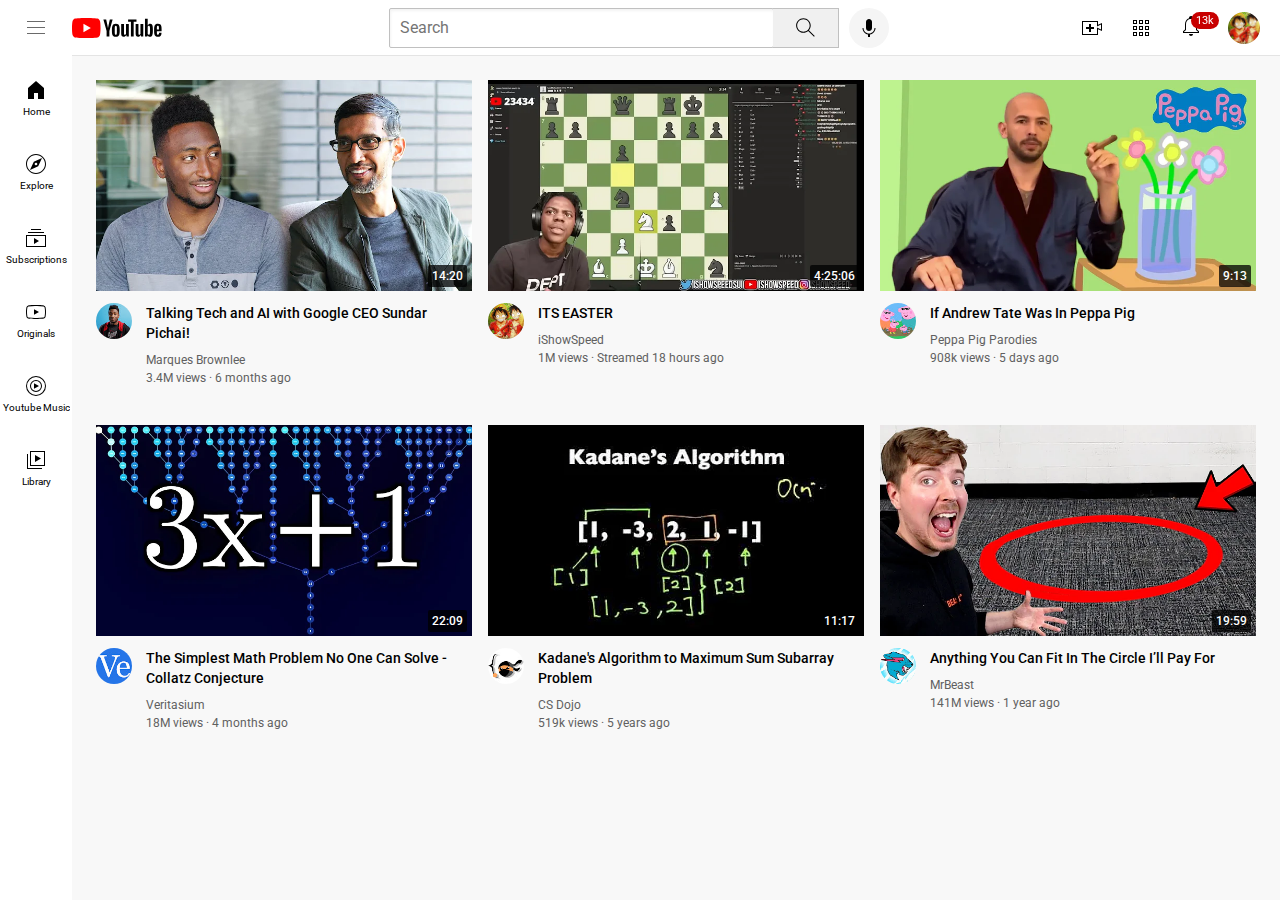
<file: index.html>
<!DOCTYPE html>
<html>
  <head>
    <title>YouTube.com</title>
    
    <link rel="preconnect" 
    href="https://fonts.googleapis.com">
    <link rel="preconnect" 
    href="https://fonts.gstatic.com" 
    crossorigin>
    <link href="https://fonts.googleapis.com/css2?family=Roboto:wght@400;500;700&display=swap" 
    rel="stylesheet">

    <link rel="stylesheet" href="styles/general.css">
    <link rel="stylesheet" href="styles/header.css">
    <link rel="stylesheet" href="styles/video.css">
    <link rel="stylesheet" href="styles/sidebar.css">
  </head>
  
  <body>
    <div class="header">
      <div class="left-section">
        <img class="hamburger-menu" src="icons/hamburger-menu.svg">
        <img class="youtube-logo" src="icons/youtube-logo.svg">
      </div>
      <div class="middle-section">
        <input class="search-bar" 
        type="text" placeholder="Search">
        <button class="search-button">
          <img class="search-icon" 
          src="icons/search.svg">
          <div class="tooltip">Search</div>
        </button>
        <button 
        class="voice-search-button
        ">
          <img class="voice-search-icon"
          src="icons/voice-search-icon.svg">
          <div class="tooltip">Search with your voice</div>
        </button>
      </div>
      <div class="right-section">
        <div class="upload-icon-container">
          <img class="upload-icon" 
        src="icons/upload.svg">
        <div class="tooltip">Create</div>
        </div>
        

        <img class="youtube-apps-icon"
        src="icons/youtube-apps.svg">
        
        <div class="notifications-icon-container">
          <img class="notifications-icon" 
          src="icons/notifications.svg">
          <div 
          class="notifications-count">13k</div>
        </div>

        <img class="current-user-picture"
        src="channel-pictures/speedpfp">
      </div>
    </div>

    <div class="sidebar">
      <div class="sidebar-link">
        <img src="icons/home.svg">
        <div>Home</div>
      </div>
      <div class="sidebar-link">
        <img src="icons/explore.svg">
        <div>Explore</div>
      </div>
      <div class="sidebar-link">
        <img src="icons/subscriptions.svg">
        <div>Subscriptions</div>
      </div>
      <div class="sidebar-link">
        <img src="icons/originals.svg">
        <div>Originals</div>
      </div>
      <div class="sidebar-link">
        <img src="icons/youtube-music.svg">
        <div>Youtube Music</div>
      </div>
      <div class="sidebar-link">
        <img src="icons/library.svg">
        <div>Library</div>
      </div>
    </div>

    <div class="video-grid">
      <div class="video-preview">
        
         <div class="thumbnail-row">
          <a href="https://www.youtube.com/watch?v=n2RNcPRtAiY&ab_channel=MarquesBrownlee" 
          target="_blank">
            <img class="thumbnail" src="thumbnails/thumbnail-1.webp">
          </a>
          <div class="video-time">14:20</div>
        </div>
        
        <div class="video-info-grid">
          <div class="channel-picture">
            <img class="profile-picture" 
            src="channel-pictures/channel-1.jpeg">
          </div>
          <div class="video-info">
            <p class="video-title">
            Talking Tech and AI with Google CEO 
            Sundar Pichai!
          </p>
          <p class="video-author">
            Marques Brownlee
          </p>
          <p class="video-stats">
            3.4M views &#183; 6 months ago
          </p>
        </div>  
        </div>
      </div>
  
      <div class="video-preview">
        <div class="thumbnail-row">
          <img class="thumbnail" src="thumbnails/speed-playing-chess.webp">
          <div class="video-time">4:25:06</div>
        </div>
        
        <div class="video-info-grid">
          <div class="channel-picture">
            <img class="profile-picture" 
            src="channel-pictures/speedpfp">
          </div>
          <div class="video-info">
            <p class="video-title">          
            ITS EASTER
          </p>
          <p class="video-author">
            iShowSpeed
          </p>
          <p class="video-stats">
            1M views &#183; Streamed 18 hours ago
          </p>
        </div>  
        </div>
      </div>
  
      <div class="video-preview">
        <div class="thumbnail-row">
          <img class="thumbnail" 
          src="thumbnails/andrewtate.webp">
          <div class="video-time">9:13</div>
        </div>
        
        <div class="video-info-grid">
          <div class="channel-picture">
            <img class="profile-picture" 
            src="channel-pictures/andrewtate.jpg">
          </div>
          <div class="video-info">
            <p class="video-title">
              If Andrew Tate Was In Peppa Pig
          </p>
          <p class="video-author">
            Peppa Pig Parodies
          </p>
          <p class="video-stats">
            908k views &#183; 5 days ago
          </p>
        </div>  
        </div>
      </div>
  
      <div class="video-preview">
        <div class="thumbnail-row">
          <img class="thumbnail" src="thumbnails/thumbnail-4.webp">
          <div class="video-time">22:09</div>
        </div>
        
        <div class="video-info-grid">
          <div class="channel-picture">
            <img class="profile-picture" 
            src="channel-pictures/channel-4.jpeg">
          </div>
          <div class="video-info">
            <p class="video-title">                    
              The Simplest Math Problem No One Can Solve
               - Collatz Conjecture
          </p>
          <p class="video-author">
            Veritasium
          </p>
          <p class="video-stats">
            18M views &#183; 4 months ago
          </p>
        </div>  
        </div>
      </div>
  
      <div class="video-preview">
        <div class="thumbnail-row">
          <img class="thumbnail" 
          src="thumbnails/thumbnail-5.webp">
          <div class="video-time">11:17</div>
        </div>
        
        <div class="video-info-grid">
          <div class="channel-picture">
            <img class="profile-picture" 
            src="channel-pictures/channel-5.jpeg">
          </div>
          <div class="video-info">
            <p class="video-title">   
              Kadane's Algorithm to Maximum Sum Subarray Problem
          </p>
          <p class="video-author">
            CS Dojo
          </p>
          <p class="video-stats">
            519k views &#183; 5 years ago
          </p>
        </div>  
        </div>
      </div>
  
      <div class="video-preview">
        <div class="thumbnail-row">
          <img class="thumbnail" src="thumbnails/thumbnail-6.webp">
          <div class="video-time">19:59</div>
        </div>
        
        <div class="video-info-grid">
          <div class="channel-picture">
            <img class="profile-picture" 
            src="channel-pictures/channel-6.jpeg">
          </div>
          <div class="video-info">
            <p class="video-title">          
              Anything You Can Fit In The Circle I’ll Pay For
          </p>
          <p class="video-author">
            MrBeast
          </p>
          <p class="video-stats">
            141M views &#183; 1 year ago
          </p>
        </div>  
        </div>
      </div>
    </div>
  </body>
</html>
</file>
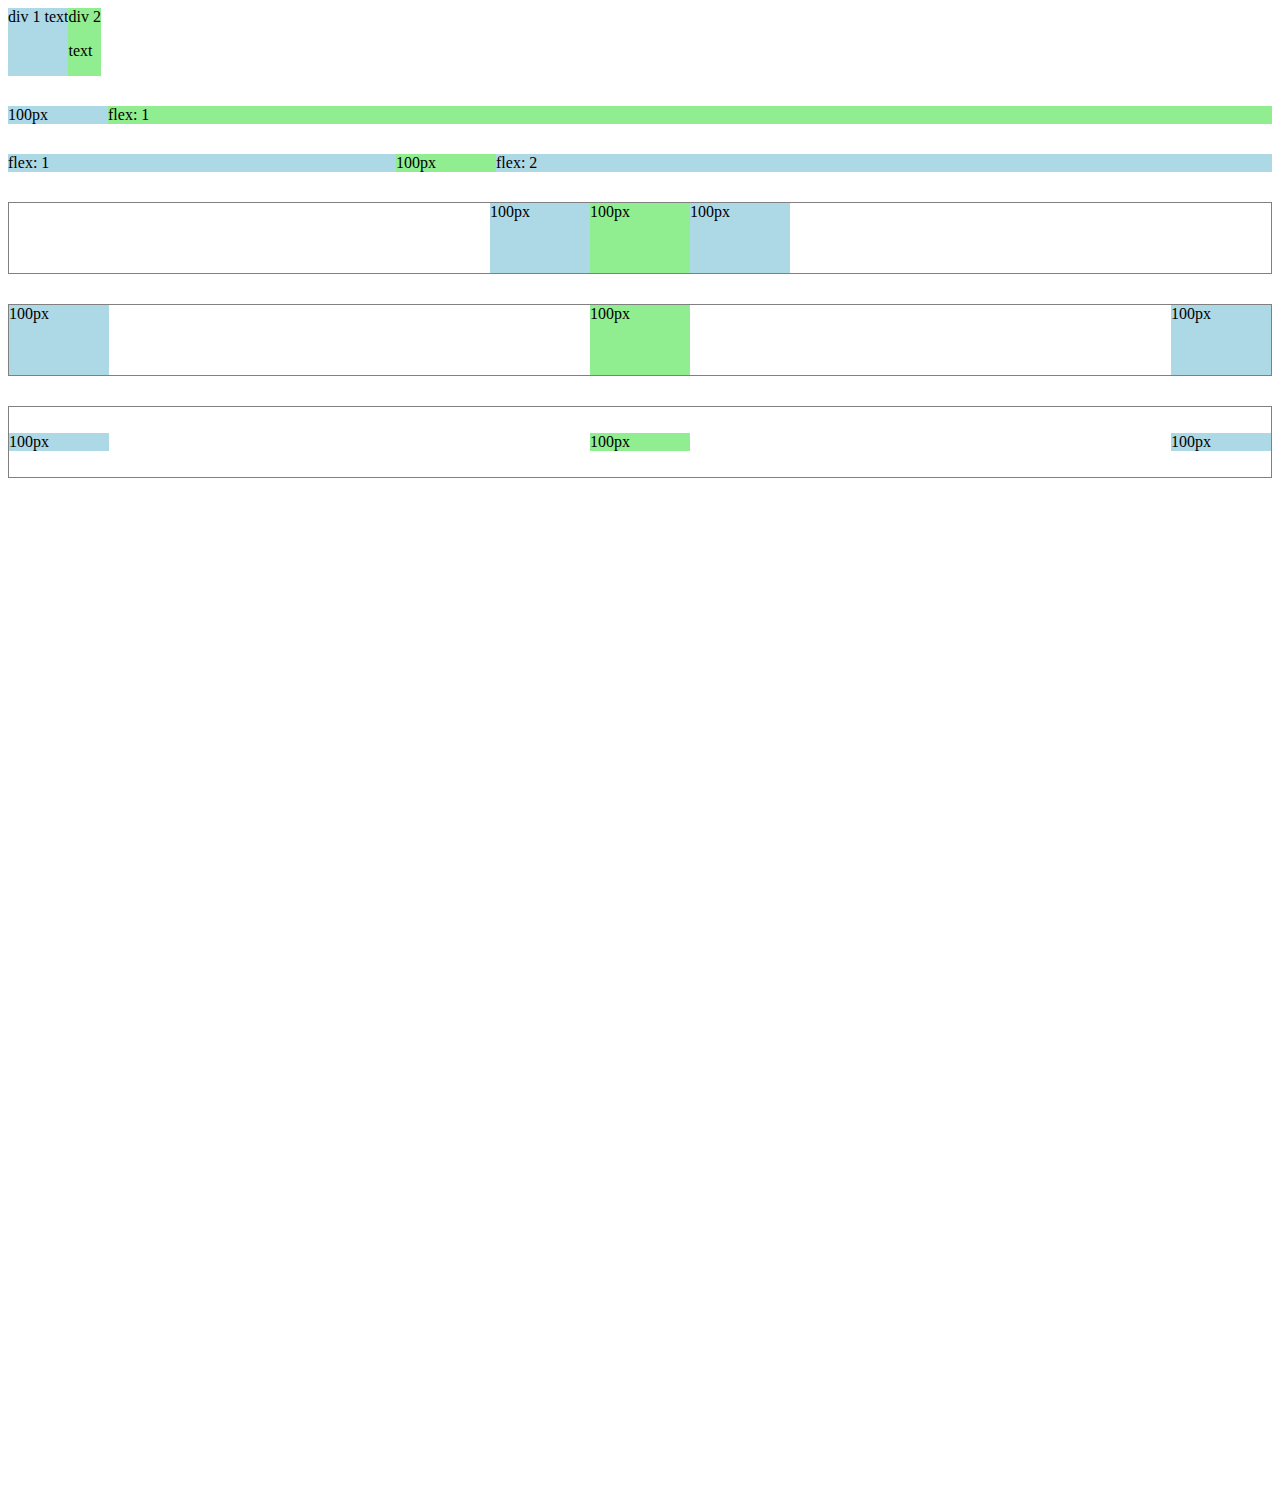
<file: flexbox.html>
<!DOCTYPE html>
<html>
  <head>
    <title>Flexbox Practice</title>
  </head>
  <body style="padding-bottom: 1000px;">
    <div style="
        display: flex;
        flex-direction: row;
      ">
      
      <div style="background-color: lightblue;" >div 1 text</div>
      <div style="background-color: lightgreen;" >div 2<p>text</p></div>

    </div>

    <div style="
          margin-top: 30px;
          display: flex;
          flex-direction: row;
        ">
        
        <div style="background-color: lightblue;
        width:100px;
        ">100px</div>
        <div style="background-color: lightgreen;
        flex: 1;
        ">flex: 1</div>

      </div>

      <div style="
          margin-top: 30px;
          display: flex;
          flex-direction: row;
        ">
        
        <div style="
        background-color: lightblue;
        flex: 1;
        ">flex: 1</div>
        <div style="
        background-color: lightgreen;
        width:100px;
        ">100px</div>
        <div style="
        background-color: lightblue;
        flex: 2;
        ">flex: 2</div>
      </div>

      <div style="
          margin-top: 30px;
          height: 70px;
          border-width: 1px;
          border-style: solid;
          border-color: grey;

          display: flex;
          flex-direction: row;
          justify-content: center;
        ">
        
        <div style="
        background-color: lightblue;
        width: 100px;
        ">100px</div>
        <div style="
        background-color: lightgreen;
        width: 100px;
        ">100px</div>
        <div style="
        background-color: lightblue;
        width: 100px;
        ">100px</div>
      </div>

      <div style="
          margin-top: 30px;
          height: 70px;
          border-width: 1px;
          border-style: solid;
          border-color: grey;

          display: flex;
          flex-direction: row;
          justify-content: space-between;
        ">
        
        <div style="
        background-color: lightblue;
        width: 100px;
        ">100px</div>
        <div style="
        background-color: lightgreen;
        width: 100px;
        ">100px</div>
        <div style="
        background-color: lightblue;
        width: 100px;
        ">100px</div>
      </div>

      <div style="
          margin-top: 30px;
          height: 70px;
          border-width: 1px;
          border-style: solid;
          border-color: grey;

          display: flex;
          flex-direction: row;
          justify-content: space-between;
          align-items: center;
        ">
        
        <div style="
        background-color: lightblue;
        width: 100px;
        ">100px</div>
        <div style="
        background-color: lightgreen;
        width: 100px;
        ">100px</div>
        <div style="
        background-color: lightblue;
        width: 100px;
        ">100px</div>
      </div>
  </body>
</html>
</file>
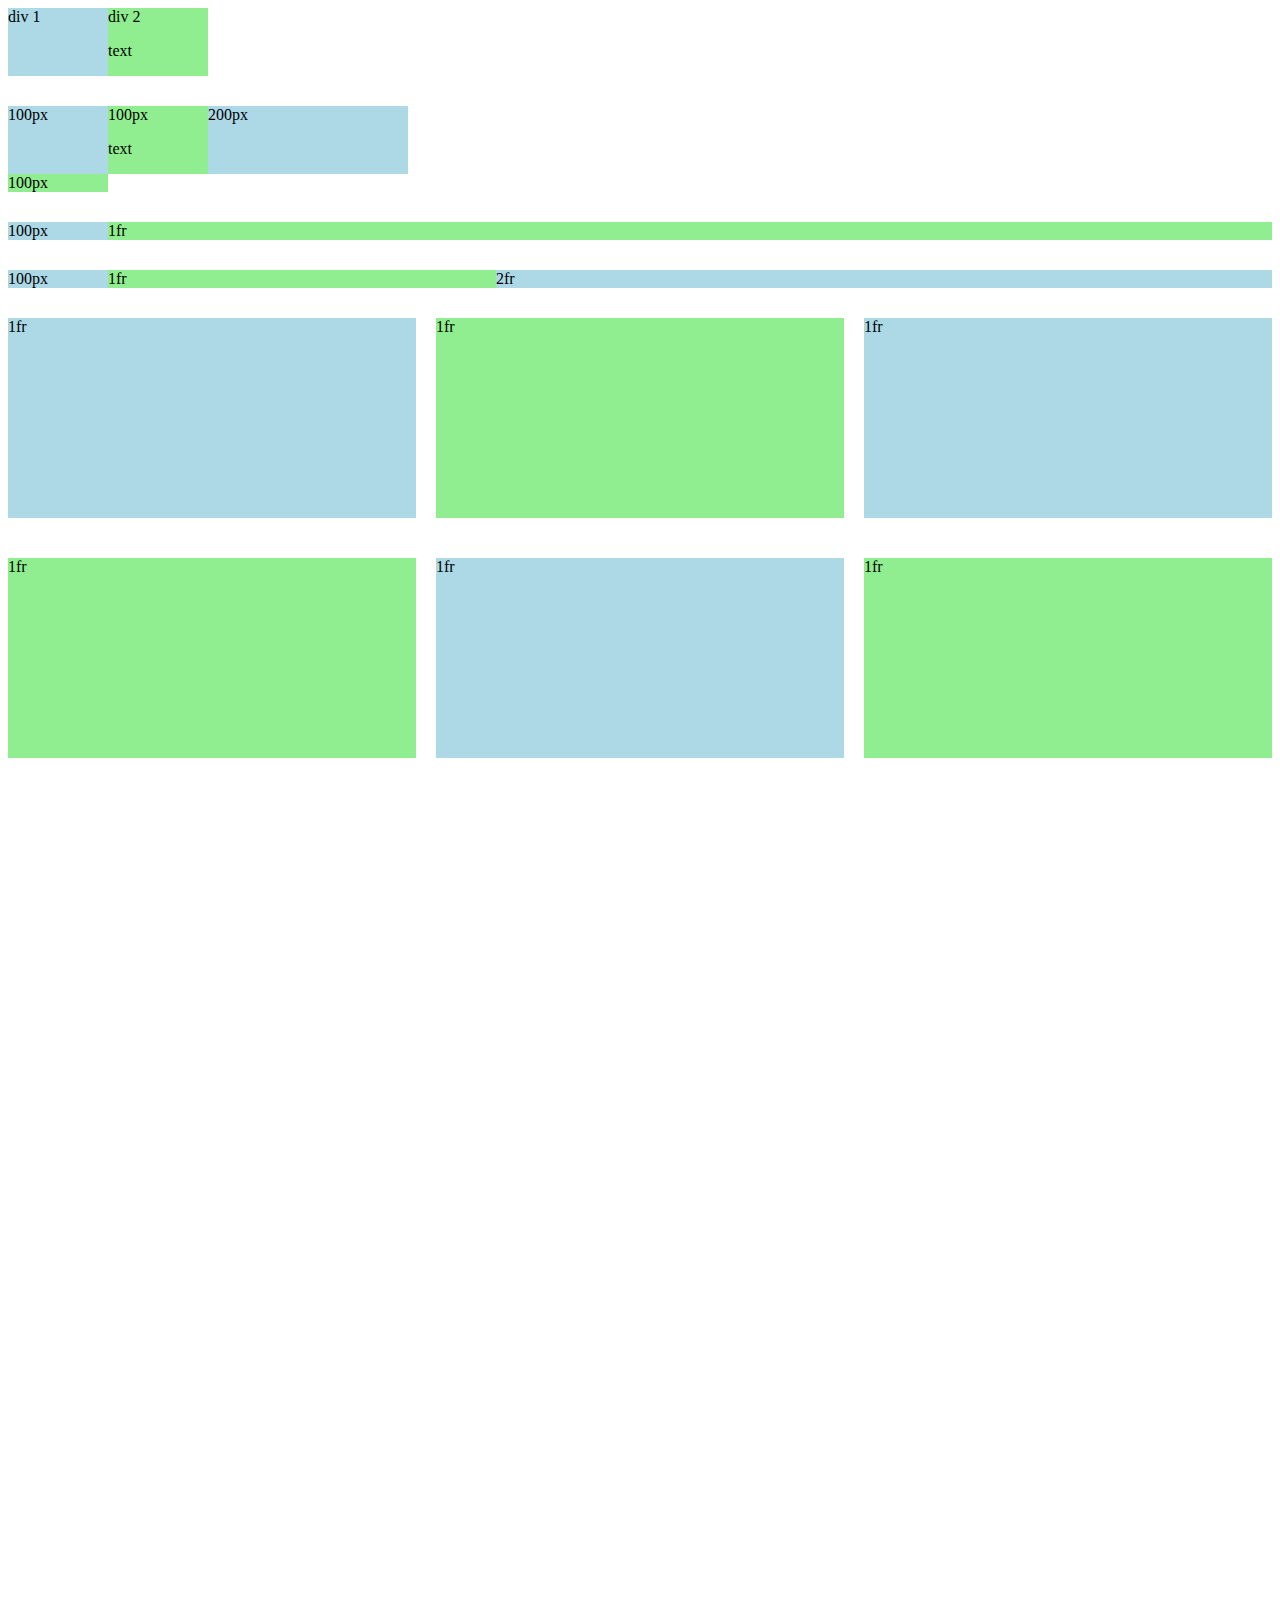
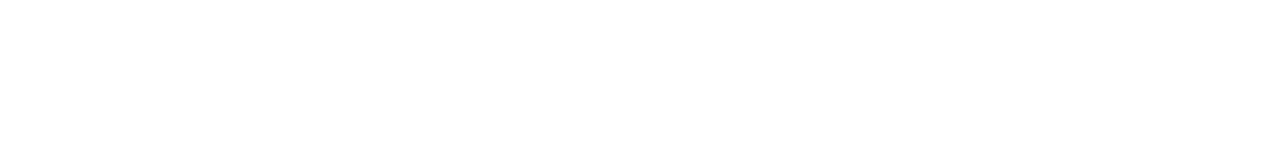
<file: grid.html>
<!DOCTYPE html>
<html>
  <head>
    <title>Grid Practice</title>
  </head>
  <body style="padding-bottom: 1000px">
    <div style="
      display: grid;
      grid-template-columns: 100px 100px;
      ">
      <div style="background-color: 
      lightblue;">div 1</div>
      <div style="background-color: 
      lightgreen;">div 2<p>text</p></div>
    </div>

      <div style="
      margin-top: 30px;
        display: grid;
        grid-template-columns: 100px 100px 200px;
        ">
        <div style="background-color: 
        lightblue;">100px</div>
        <div style="background-color: 
        lightgreen;">100px<p>text</p></div>
        <div style="background-color: 
        lightblue;">200px</div>
        <div style="background-color: 
        lightgreen;">100px</div>
      </div>

      <div style="
        margin-top: 30px;
          display: grid;
          grid-template-columns: 100px 1fr;
          ">
          <div style="background-color: 
          lightblue;">100px</div>
          <div style="background-color: 
          lightgreen;">1fr</div>
      </div>

      <div style="
        margin-top: 30px;
          display: grid;
          grid-template-columns: 100px 1fr 2fr;
          ">
          <div style="background-color: 
          lightblue;">100px</div>
          <div style="background-color: 
          lightgreen;">1fr</div>
          <div style="background-color: 
          lightblue;">2fr</div>
      </div>

          <div style="
            margin-top: 30px;
            display: grid;
            grid-template-columns: 1fr 1fr 1fr;
            column-gap: 20px;
            row-gap: 40px;
          ">
            <div style="background-color: 
            lightblue; height: 200px;">1fr</div>
            <div style="background-color: 
            lightgreen; height: 200px;">1fr</div>
            <div style="background-color: 
            lightblue; height: 200px;">1fr</div>
            <div style="background-color: 
            lightgreen; height: 200px;">1fr</div>
            <div style="background-color: 
            lightblue; height: 200px;">1fr</div>
            <div style="background-color: 
            lightgreen; height: 200px;">1fr</div>
          </div>
  </body>
</html>
</file>
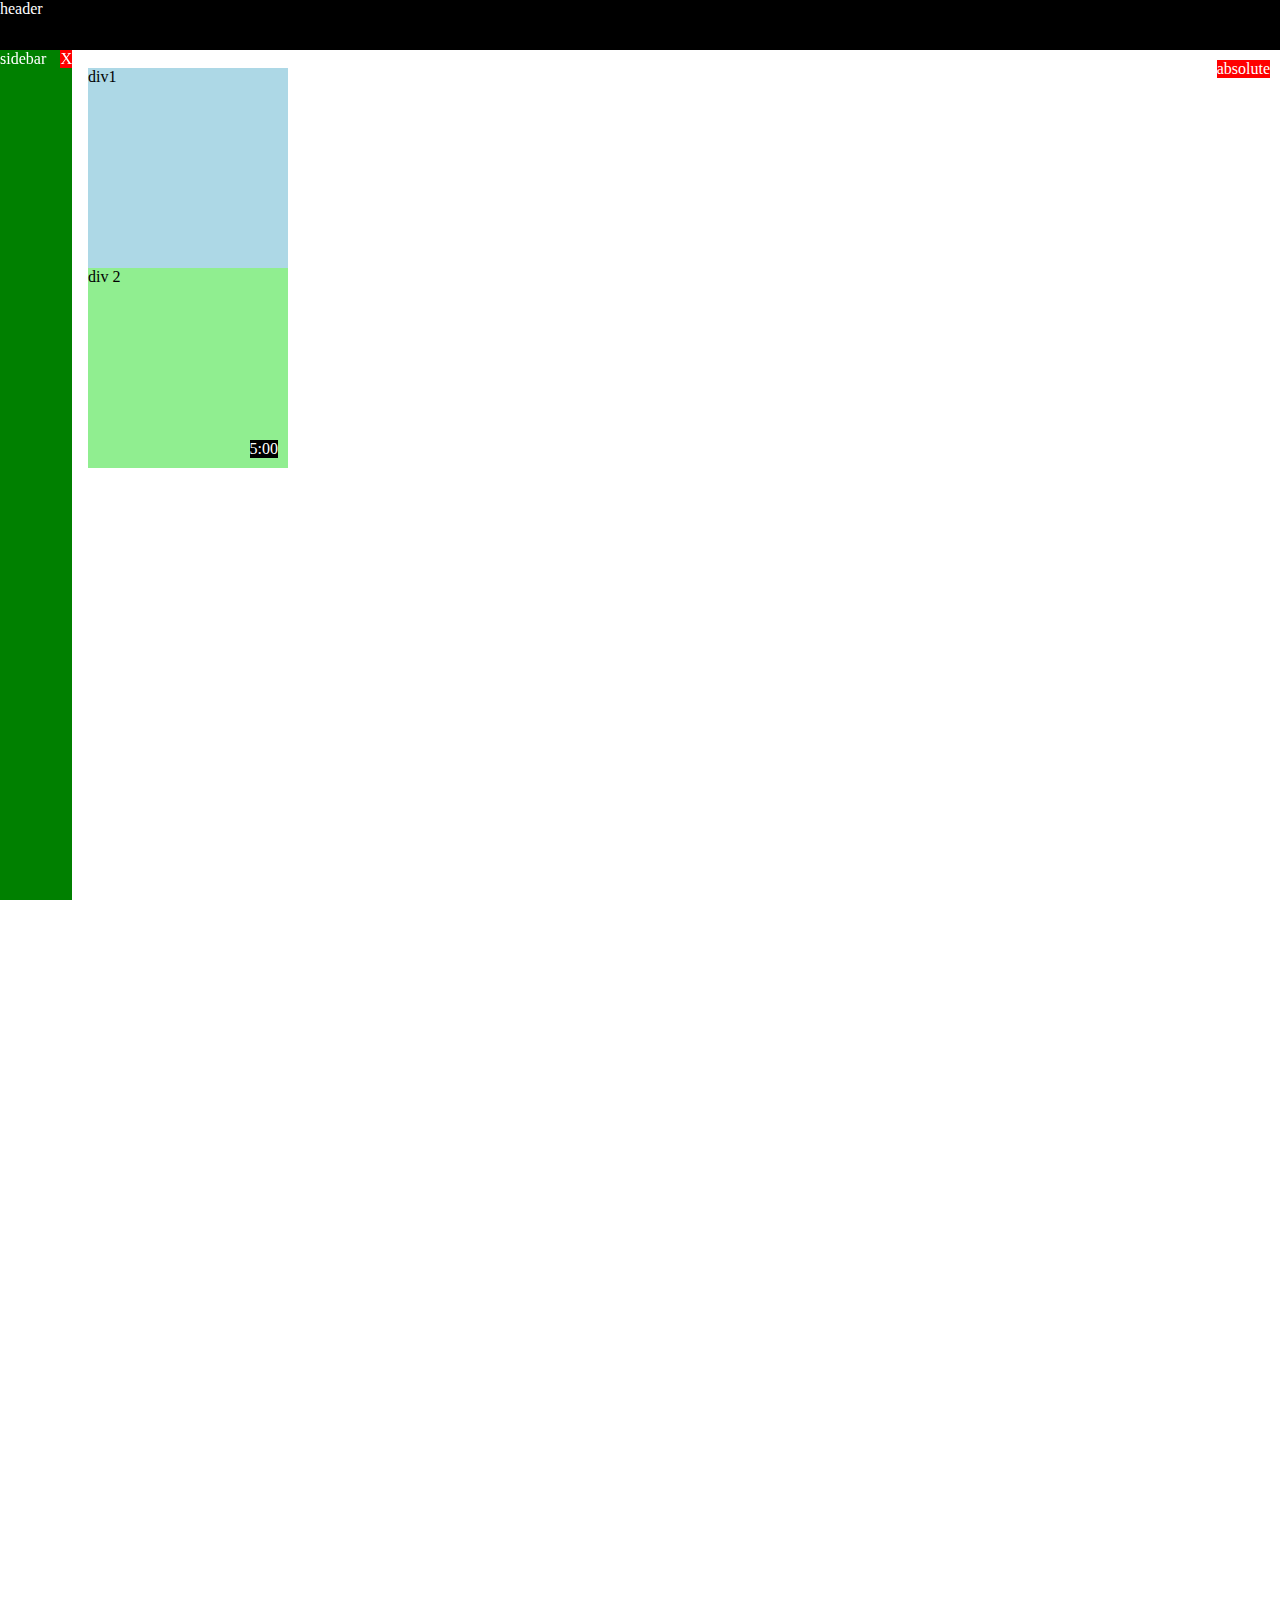
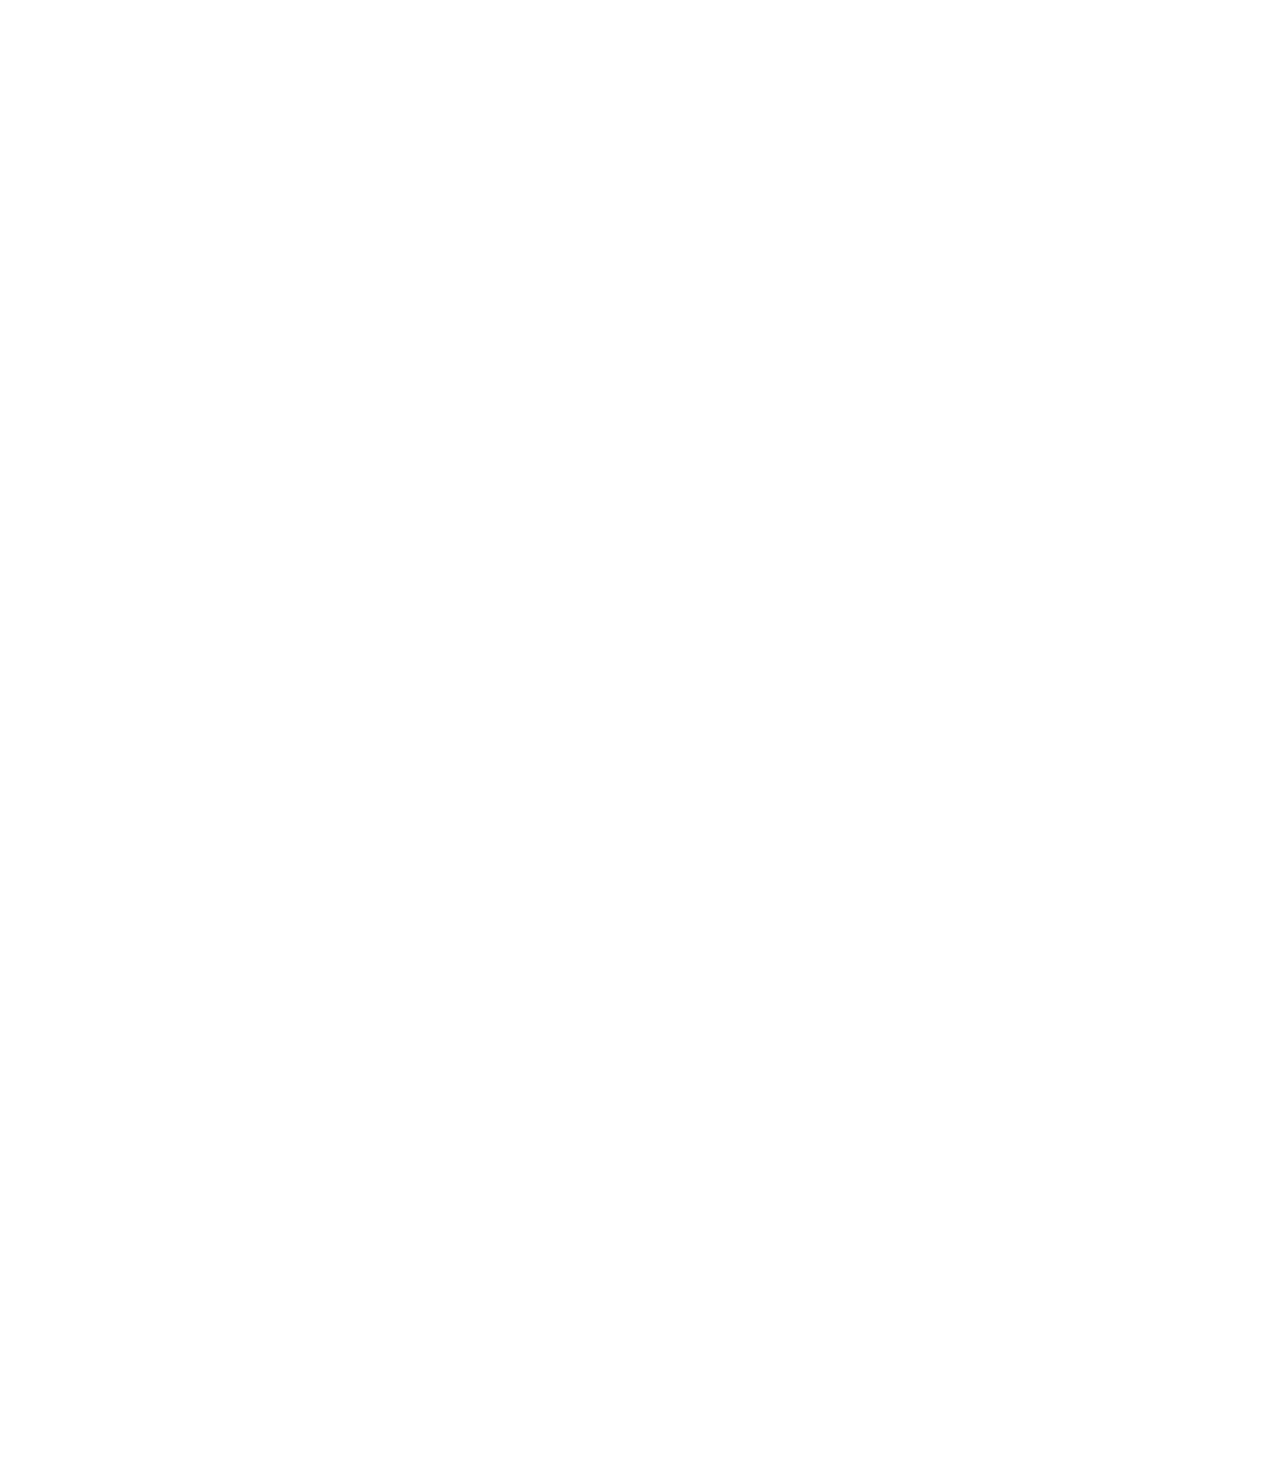
<file: position.html>
<!DOCTYPE html>
<html>
  <head>
    <title>position practice</title>
  </head>
  <body style="
  height: 3000px;
  padding-top: 60px;
  padding-left: 80px;
  " >
    <div style="
      background-color: black;
      color: white;
      position: fixed;
      top: 0px;
      left: 0px;
      right: 0px;
      height: 50px;
      z-index: 100;
      ">header</div>

      <div style="
      background-color: green;
      color: white;
      position: fixed;
      left: 0;
      bottom: 0;
      top: 50px;
      width: 72px;
      ">
        sidebar
        <div style="
          position: absolute;
          background-color: red;
          color: white;
          top: 0px;
          right: 0px;
      ">
          X
      </div>
      </div>

      <div style="
        position: absolute;
        background-color: red;
        color: white;
        top: 60px;
        right: 10px;
      ">
        absolute
      </div>

    <div style="
      background-color: lightblue;
      height: 200px;
      width: 200px;
      position: static;
      ">div1</div>
    <div style="
    background-color: lightgreen;
    height: 200px;
    width: 200px;
    position: relative;
    ">
    div 2
    <div style="
    position: absolute;
    background-color: black;
    color: white;
    bottom: 10px;
    right: 10px;
  ">
    5:00
  </div>
</div>
  </body>
</html>
</file>
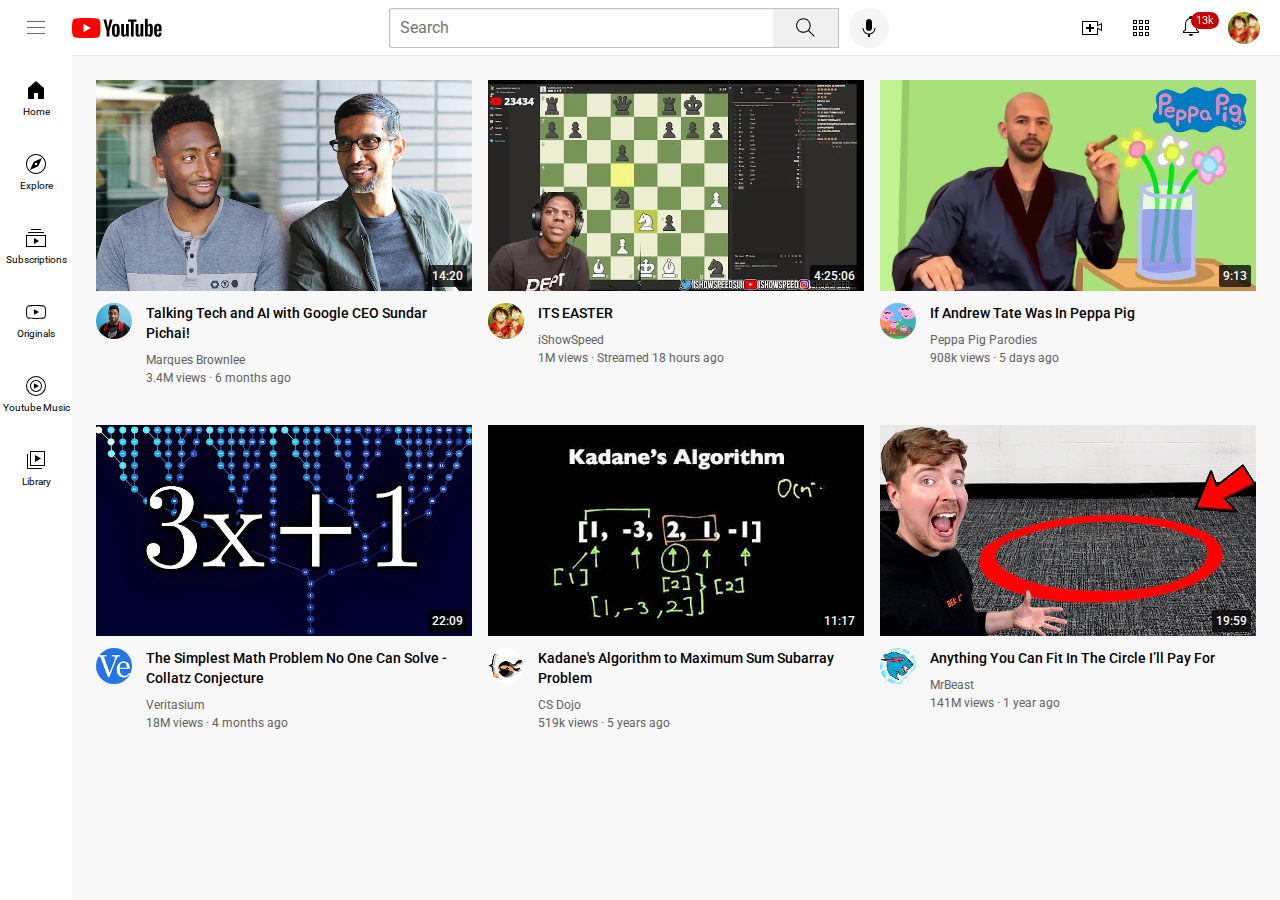
<file: youtube.html>
<!DOCTYPE html>
<html>
  <head>
    <title>YouTube.com</title>
    
    <link rel="preconnect" 
    href="https://fonts.googleapis.com">
    <link rel="preconnect" 
    href="https://fonts.gstatic.com" 
    crossorigin>
    <link href="https://fonts.googleapis.com/css2?family=Roboto:wght@400;500;700&display=swap" 
    rel="stylesheet">

    <link rel="stylesheet" href="styles/general.css">
    <link rel="stylesheet" href="styles/header.css">
    <link rel="stylesheet" href="styles/video.css">
    <link rel="stylesheet" href="styles/sidebar.css">
  </head>
  
  <body>
    <div class="header">
      <div class="left-section">
        <img class="hamburger-menu" src="icons/hamburger-menu.svg">
        <img class="youtube-logo" src="icons/youtube-logo.svg">
      </div>
      <div class="middle-section">
        <input class="search-bar" 
        type="text" placeholder="Search">
        <button class="search-button">
          <img class="search-icon" 
          src="icons/search.svg">
          <div class="tooltip">Search</div>
        </button>
        <button 
        class="voice-search-button
        ">
          <img class="voice-search-icon"
          src="icons/voice-search-icon.svg">
          <div class="tooltip">Search with your voice</div>
        </button>
      </div>
      <div class="right-section">
        <div class="upload-icon-container">
          <img class="upload-icon" 
        src="icons/upload.svg">
        <div class="tooltip">Create</div>
        </div>
        

        <img class="youtube-apps-icon"
        src="icons/youtube-apps.svg">
        
        <div class="notifications-icon-container">
          <img class="notifications-icon" 
          src="icons/notifications.svg">
          <div 
          class="notifications-count">13k</div>
        </div>

        <img class="current-user-picture"
        src="channel-pictures/speedpfp">
      </div>
    </div>

    <div class="sidebar">
      <div class="sidebar-link">
        <img src="icons/home.svg">
        <div>Home</div>
      </div>
      <div class="sidebar-link">
        <img src="icons/explore.svg">
        <div>Explore</div>
      </div>
      <div class="sidebar-link">
        <img src="icons/subscriptions.svg">
        <div>Subscriptions</div>
      </div>
      <div class="sidebar-link">
        <img src="icons/originals.svg">
        <div>Originals</div>
      </div>
      <div class="sidebar-link">
        <img src="icons/youtube-music.svg">
        <div>Youtube Music</div>
      </div>
      <div class="sidebar-link">
        <img src="icons/library.svg">
        <div>Library</div>
      </div>
    </div>

    <div class="video-grid">
      <div class="video-preview">
        <div class="thumbnail-row">
          <img class="thumbnail" 
          src="thumbnails/thumbnail-1.webp">
          <div class="video-time">14:20</div>
        </div>
        
        <div class="video-info-grid">
          <div class="channel-picture">
            <img class="profile-picture" 
            src="channel-pictures/channel-1.jpeg">
          </div>
          <div class="video-info">
            <p class="video-title">
            Talking Tech and AI with Google CEO 
            Sundar Pichai!
          </p>
          <p class="video-author">
            Marques Brownlee
          </p>
          <p class="video-stats">
            3.4M views &#183; 6 months ago
          </p>
        </div>  
        </div>
      </div>
  
      <div class="video-preview">
        <div class="thumbnail-row">
          <img class="thumbnail" src="thumbnails/speed-playing-chess.webp">
          <div class="video-time">4:25:06</div>
        </div>
        
        <div class="video-info-grid">
          <div class="channel-picture">
            <img class="profile-picture" 
            src="channel-pictures/speedpfp">
          </div>
          <div class="video-info">
            <p class="video-title">          
            ITS EASTER
          </p>
          <p class="video-author">
            iShowSpeed
          </p>
          <p class="video-stats">
            1M views &#183; Streamed 18 hours ago
          </p>
        </div>  
        </div>
      </div>
  
      <div class="video-preview">
        <div class="thumbnail-row">
          <img class="thumbnail" 
          src="thumbnails/andrewtate.webp">
          <div class="video-time">9:13</div>
        </div>
        
        <div class="video-info-grid">
          <div class="channel-picture">
            <img class="profile-picture" 
            src="channel-pictures/andrewtate.jpg">
          </div>
          <div class="video-info">
            <p class="video-title">
              If Andrew Tate Was In Peppa Pig
          </p>
          <p class="video-author">
            Peppa Pig Parodies
          </p>
          <p class="video-stats">
            908k views &#183; 5 days ago
          </p>
        </div>  
        </div>
      </div>
  
      <div class="video-preview">
        <div class="thumbnail-row">
          <img class="thumbnail" src="thumbnails/thumbnail-4.webp">
          <div class="video-time">22:09</div>
        </div>
        
        <div class="video-info-grid">
          <div class="channel-picture">
            <img class="profile-picture" 
            src="channel-pictures/channel-4.jpeg">
          </div>
          <div class="video-info">
            <p class="video-title">                    
              The Simplest Math Problem No One Can Solve
               - Collatz Conjecture
          </p>
          <p class="video-author">
            Veritasium
          </p>
          <p class="video-stats">
            18M views &#183; 4 months ago
          </p>
        </div>  
        </div>
      </div>
  
      <div class="video-preview">
        <div class="thumbnail-row">
          <img class="thumbnail" 
          src="thumbnails/thumbnail-5.webp">
          <div class="video-time">11:17</div>
        </div>
        
        <div class="video-info-grid">
          <div class="channel-picture">
            <img class="profile-picture" 
            src="channel-pictures/channel-5.jpeg">
          </div>
          <div class="video-info">
            <p class="video-title">   
              Kadane's Algorithm to Maximum Sum Subarray Problem
          </p>
          <p class="video-author">
            CS Dojo
          </p>
          <p class="video-stats">
            519k views &#183; 5 years ago
          </p>
        </div>  
        </div>
      </div>
  
      <div class="video-preview">
        <div class="thumbnail-row">
          <img class="thumbnail" src="thumbnails/thumbnail-6.webp">
          <div class="video-time">19:59</div>
        </div>
        
        <div class="video-info-grid">
          <div class="channel-picture">
            <img class="profile-picture" 
            src="channel-pictures/channel-6.jpeg">
          </div>
          <div class="video-info">
            <p class="video-title">          
              Anything You Can Fit In The Circle I’ll Pay For
          </p>
          <p class="video-author">
            MrBeast
          </p>
          <p class="video-stats">
            141M views &#183; 1 year ago
          </p>
        </div>  
        </div>
      </div>
    </div>
  </body>
</html>
</file>
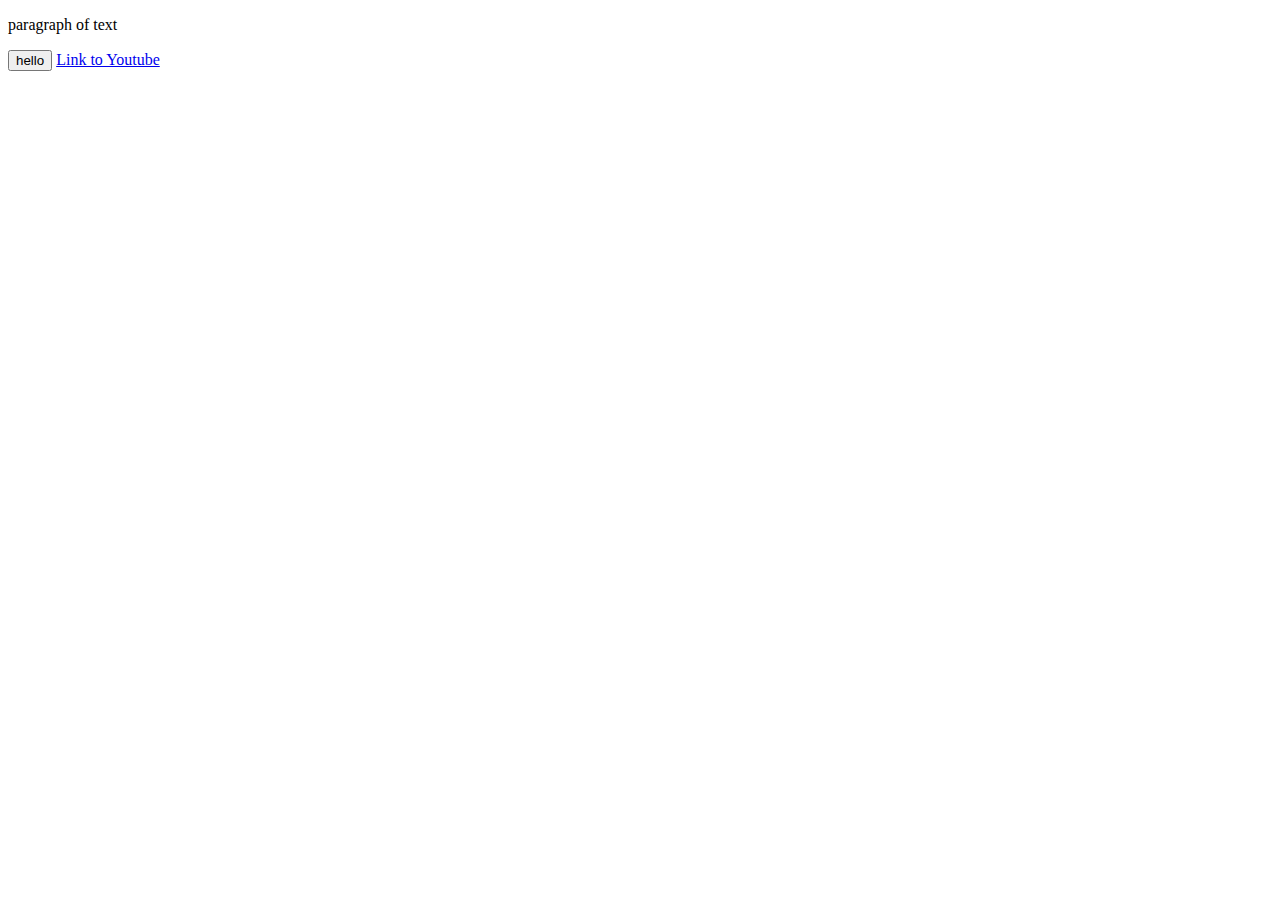
<file: into-to-html/styles/website.html>
<!DOCTYPE html>
<html>
  <head>
    <title>First website</title>
  </head>
  <body><p>
    paragraph of text
  </p>
  
  <button>
    hello
  </button>
  
  <a href="https://www.youtube.com/" 
  target="_blank">
    Link to Youtube
  </a></body>
</html>
</file>
<file: styles/general.css>
p {
  font-family: Roboto, Arial;
  margin-top: 0;
  margin-bottom: 0;
}

body {
  margin: 0;
  padding-top: 80px;
  padding-left: 96px;
  padding-right: 24px;
  background-color: rgb(248, 248, 248);
}
</file>
<file: styles/header.css>
.header {
  height: 55px;

  display: flex;
  flex-direction: row;
  justify-content: space-between;

  position: fixed;
  top: 0;
  left: 0px;
  right: 0;
  z-index: 100;

  background-color: white;
  border-bottom-width: 1px;
  border-bottom-style: solid;
  border-bottom-color: rgb(228, 228, 228)
}

.left-section {
  display: flex;
  align-items: center;
}

.hamburger-menu {
  height: 24px;
  margin-left: 24px;
  margin-right: 24px;
  opacity: .58;
}

.youtube-logo {
  height: 20px;
}

.middle-section {
  flex: 1;
  margin-left: 70px;
  margin-right: 35px;
  max-width: 500px;
  display: flex;
  align-items: center;
}

.search-bar {
  flex: 1;
  height: 36px;
  padding-left: 10px;
  font-size: 16px;
  border-width: 1px;
  border-style: solid;
  border-color: rgb(192, 192, 192);
  border-radius: 2px;
  box-shadow: inset 1px 2px 3px rgba(0, 0, 0, .05);
  width: 16px;
}

.search-bar::placeholder {
  font-family: Roboto, Arial;
  font-size: 16px;
}

.search-button {
  height:40px;
  width: 66px;
  background-color: rgb(240, 240, 240);
  border-width: 1px;
  border-style: solid;
  border-color:rgb(192, 192, 192);
  margin-left: -1px;
  margin-right: 10px;
  border-left: none;
}

.search-button,
.voice-search-button,
.upload-icon-container {
  display: flex;
  justify-content: center;
  align-items: center;
  position: relative;
}


.search-button .tooltip,
.voice-search-button .tooltip,
.upload-icon-container .tooltip {
  font-family: Roboto, arial;
  position: absolute;
  background-color: grey;
  color: white;
  padding-top: 4px;
  padding-bottom: 4px;
  padding-left: 8px;
  padding-right: 8px;
  border-radius: 2px;
  font-size: 12px;
  bottom: -30px;
  opacity: 0;
  transition: opacity .15s;
  pointer-events: none;
  white-space: nowrap;
}

.search-button:hover .tooltip,
.voice-search-button:hover .tooltip,
.upload-icon-container:hover .tooltip {
  opacity: 1;
}

.search-icon {
  height: 25px;
}

.voice-search-button {
  height: 40px;
  width: 40px;
  border-radius: 20px;
  border: none;
  background-color: rgb(245, 245, 245);
}

.voice-search-icon {
  height: 24px;
}

.right-section {
  width: 180px;
  margin-right: 20px;
  display: flex;
  align-items: center;
  justify-content: space-between;
  flex-shrink: 0;
}

.upload-icon {
  height: 24px;
}

.youtube-apps-icon {
  height: 24px;
}

.notifications-icon {
  height: 24px;
}

.notifications-icon-container {
  position: relative;
}

.notifications-count {
  position: absolute;
  top: -2px;
  right: -16.5px;
  background-color: rgb(200, 0, 0);
  color: white;
  font-family:Roboto, Arial;
  font-size: 11px;
  padding-left: 5px;
  padding-right: 5px;
  padding-top: 2px;
  padding-bottom: 2px;
  border-radius: 10px;
}

.current-user-picture {
  height: 32px;
  border-radius: 16px;
}
</file>
<file: styles/video.css>
.thumbnail {
  width: 100%;
}


.video-title {
  margin-top: 0;
  font-size: 14px;
  font-weight: 500;
  line-height: 20px;
  margin-bottom: 10px;
}

.video-info-grid {
  display: grid;
  grid-template-columns: 50px 1fr;
}

.profile-picture {
  width: 36px;
  border-radius: 50px;
}

.thumbnail-row {
  margin-bottom: 8px;
  position: relative;
}

.video-author,
.video-stats {
  font-size: 12px;
  color: rgb(96, 96, 96);
}

.video-author {
  margin-bottom: 4px;
}

.video-grid {
  display: grid;
  grid-template-columns: 1fr 1fr 1fr;
  column-gap: 16px;
  row-gap: 40px;
}

.video-time {
  font-family: Roboto, Arial;
  font-size: 12px;
  font-weight: 500;
  padding-left: 4px;
  padding-right: 4px;
  padding-top: 4px;
  padding-bottom: 4px;
  border-radius: 2px;
  background-color: rgba(0, 0, 0, .75);
  color: white;
  position: absolute;
  bottom: 8px;
  right: 5px;
}
</file>
<file: styles/sidebar.css>
.sidebar {
  position: fixed;
  left: 0;
  bottom: 0;
  top: 55px;
  background-color: white;
  width: 72px;
  z-index: 200;
  padding-top: 5px;
}

.sidebar-link {
  height: 74px;
  display: flex;
  justify-content: center;
  align-items: center;
  flex-direction: column;
  cursor: pointer;
}

.sidebar-link:hover {
  background-color: rgb(235, 235, 235);
}

.sidebar-link img {
  height: 24px;
  margin-bottom: 4px;
}

.sidebar-link div {
  font-family: Roboto, Arial;
  font-size: 10px;
}
</file>
